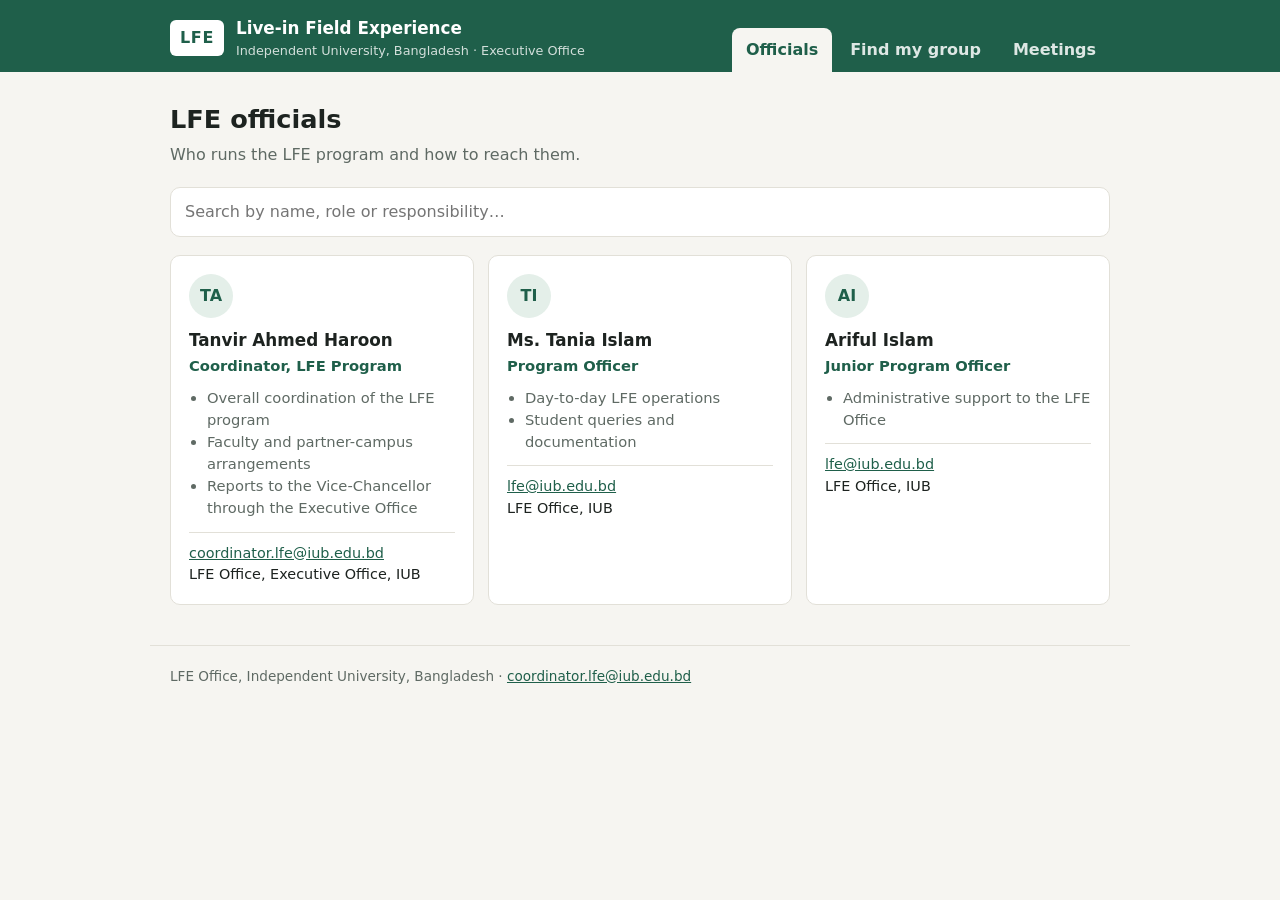
<file: index.html>
<!DOCTYPE html>
<html lang="en">
<head>
  <meta charset="UTF-8">
  <meta name="viewport" content="width=device-width, initial-scale=1">
  <title>LFE Office · IUB</title>
  <link rel="stylesheet" href="style.css">
</head>
<body>
  <header class="top">
    <div class="wrap top-inner">
      <div class="brand">
        <span class="mark">LFE</span>
        <div>
          <div class="brand-title">Live-in Field Experience</div>
          <div class="brand-sub">Independent University, Bangladesh · Executive Office</div>
        </div>
      </div>
      <nav class="tabs" role="tablist">
        <button role="tab" data-tab="officials" aria-selected="true">Officials</button>
        <button role="tab" data-tab="groups" aria-selected="false">Find my group</button>
        <a class="tablink" href="meetings.html">Meetings</a>
      </nav>
    </div>
  </header>

  <main class="wrap">
    <!-- OFFICIALS -->
    <section id="officials" class="panel" role="tabpanel">
      <div class="panel-head">
        <h1>LFE officials</h1>
        <p class="lede">Who runs the LFE program and how to reach them.</p>
      </div>
      <input id="official-search" class="search" type="search" placeholder="Search by name, role or responsibility…" aria-label="Search officials">
      <div id="official-list" class="cards"></div>
    </section>

    <!-- GROUP FINDER -->
    <section id="groups" class="panel" role="tabpanel" hidden>
      <div class="panel-head">
        <h1>Find my LFE group</h1>
        <p class="lede">Enter your IUB student ID to see your section, group, partner campus and field dates.</p>
      </div>
      <form id="group-form" class="finder">
        <input id="student-id" type="text" inputmode="numeric" placeholder="e.g. 2210123" aria-label="Student ID" autocomplete="off" required>
        <button type="submit">Look up</button>
      </form>
      <div id="group-result" aria-live="polite"></div>
      <p id="semester-note" class="note"></p>
    </section>
  </main>

  <footer class="wrap foot">
    LFE Office, Independent University, Bangladesh · <a href="mailto:coordinator.lfe@iub.edu.bd">coordinator.lfe@iub.edu.bd</a>
  </footer>

  <script src="app.js"></script>
</body>
</html>
</file>
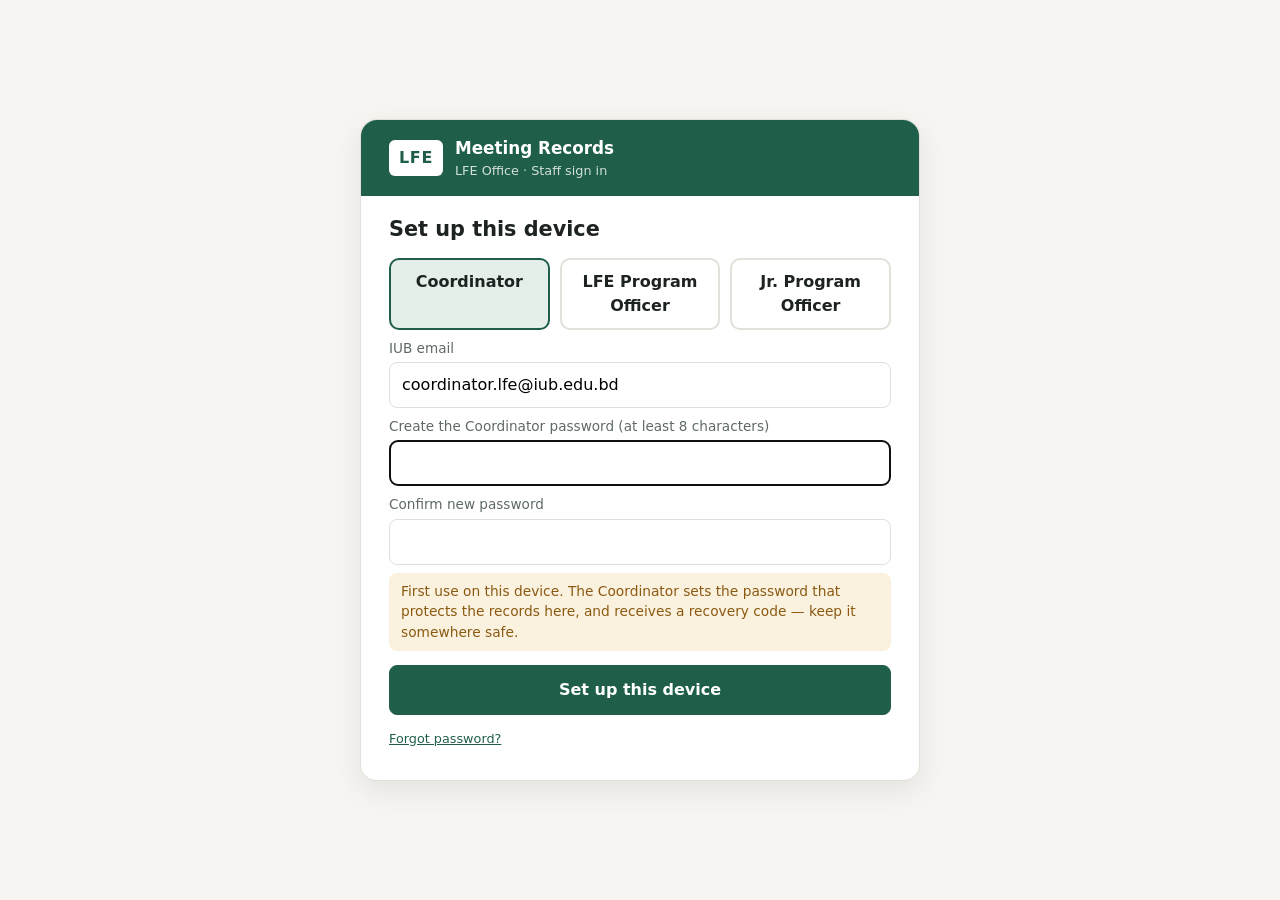
<file: meetings.html>
<!DOCTYPE html>
<html lang="en">
<head>
  <meta charset="UTF-8">
  <meta name="viewport" content="width=device-width, initial-scale=1, viewport-fit=cover">
  <meta name="robots" content="noindex">
  <meta name="theme-color" content="#1f5f4a">
  <meta name="apple-mobile-web-app-capable" content="yes">
  <meta name="mobile-web-app-capable" content="yes">
  <meta name="apple-mobile-web-app-status-bar-style" content="black-translucent">
  <meta name="apple-mobile-web-app-title" content="LFE Meetings">
  <link rel="manifest" href="manifest.webmanifest">
  <link rel="icon" type="image/png" sizes="32x32" href="icons/favicon-32.png">
  <link rel="apple-touch-icon" href="icons/apple-touch-icon.png">
  <title>LFE Meetings · Staff</title>
  <link rel="stylesheet" href="style.css">
  <link rel="stylesheet" href="meetings.css">
</head>
<body class="locked">
  <header class="top">
    <div class="wrap top-inner">
      <div class="brand">
        <span class="mark">LFE</span>
        <div>
          <div class="brand-title">Meeting Records</div>
          <div class="brand-sub">LFE Office · Staff only</div>
        </div>
      </div>
      <nav class="tabs">
        <a class="tablink" href="index.html">← LFE home</a>
        <button data-view="list" aria-selected="true">All meetings</button>
        <button data-view="new" aria-selected="false">+ New meeting</button>
      </nav>
    </div>
    <div class="wrap userbar" id="userbar">
      <span id="who-am-i"></span>
      <span class="spacer"></span>
      <button class="linkbtn" id="users-btn" hidden>👥 Users</button>
      <button class="linkbtn" id="mypw-btn">Change password</button>
      <button class="linkbtn" id="logout-btn">Sign out</button>
    </div>
  </header>

  <!-- ============ SIGN IN ============ -->
  <div id="login" class="login">
    <form class="login-card" id="login-form" novalidate>
      <div class="brand login-brand"><span class="mark">LFE</span>
        <div><div class="brand-title">Meeting Records</div><div class="brand-sub">LFE Office · Staff sign in</div></div>
      </div>
      <h1 id="login-title">Sign in</h1>
      <div class="choice-grid login-roles" id="login-role">
        <label class="choice"><input type="radio" name="loginRole" value="LFE Coordinator" checked><span><b>Coordinator</b></span></label>
        <label class="choice"><input type="radio" name="loginRole" value="LFE Program Officer"><span><b>LFE Program Officer</b></span></label>
        <label class="choice"><input type="radio" name="loginRole" value="LFE Jr. Program Officer"><span><b>Jr. Program Officer</b></span></label>
      </div>
      <label class="field" id="rc-wrap" hidden><span>Recovery code</span><input name="rcode" autocomplete="off" autocapitalize="characters" placeholder="XXXXX-XXXXX-XXXXX-XXXXX"></label>
      <label class="field"><span>IUB email</span><input name="email" type="email" autocomplete="username" required></label>
      <label class="field"><span id="pw-label">Password</span><input name="password" type="password" autocomplete="current-password" required></label>
      <label class="field" id="pw2-wrap" hidden><span>Confirm new password</span><input name="password2" type="password" autocomplete="new-password"></label>
      <p class="hint warn" id="login-note"></p>
      <div class="hint" id="login-msg"></div>
      <button class="btn login-go" type="submit" id="login-go">Sign in</button>
      <p class="hint small login-links"><a href="#" id="forgot">Forgot password?</a><a href="#" id="login-back" hidden>← Back to sign in</a></p>
    </form>
  </div>

  <!-- ============ USERS (Coordinator only) ============ -->
  <div id="users-sheet" class="sheet center" hidden>
    <div class="sheet-card wide">
      <h2>Users &amp; emails</h2>
      <p class="hint warn" id="users-intro"></p>
      <div id="users-body"></div>
      <div class="wizard-nav"><span class="spacer"></span><button class="btn" id="users-close">Done</button></div>
    </div>
  </div>

  <!-- ============ CHANGE PASSWORD ============ -->
  <div id="pw-sheet" class="sheet center" hidden>
    <form class="sheet-card" id="pw-form" novalidate>
      <h2>Change password</h2>
      <label class="field"><span>Current password</span><input name="old" type="password" autocomplete="current-password"></label>
      <label class="field"><span>New password (at least 8 characters)</span><input name="new1" type="password" autocomplete="new-password"></label>
      <label class="field"><span>Confirm new password</span><input name="new2" type="password" autocomplete="new-password"></label>
      <div class="hint" id="pw-msg"></div>
      <div class="wizard-nav"><button class="btn ghost" type="button" id="pw-cancel">Cancel</button><span class="spacer"></span><button class="btn" type="submit">Save password</button></div>
    </form>
  </div>

  <main class="wrap">
    <!-- ============ LIST ============ -->
    <section id="view-list" class="panel">
      <div class="list-head">
        <div>
          <h1>Meetings</h1>
          <p class="lede">Records are encrypted and saved on this device only. Make a ⬇ Backup regularly.</p>
        </div>
        <div class="actions">
          <button class="btn ghost" id="install-btn" hidden>⬇ Install app</button>
          <button class="btn ghost" id="drive-btn" hidden>☁ Google Drive</button>
          <button class="btn ghost" id="drive-restore-btn" hidden>☁ Restore from Drive</button>
          <button class="btn ghost" id="backup-btn">⬇ Backup</button>
          <button class="btn ghost" id="restore-btn" hidden>⬆ Restore</button>
          <input type="file" id="restore-file" accept=".json,application/json" hidden>
          <button class="btn ghost" id="export-xlsx">Export all to Excel</button>
          <button class="btn" data-go="new">+ New meeting</button>
        </div>
      </div>
      <div class="filters">
        <input id="list-search" class="search" type="search" placeholder="Search name, ID, guardian…">
        <select id="list-cat" class="select">
          <option value="">All categories</option>
          <option value="A">A · Student / Guardian</option>
          <option value="B">B · Student (other)</option>
          <option value="C">C · Other</option>
          <option value="D">D · Monitor / SoD</option>
        </select>
      </div>
      <div id="backup-note" class="hint warn" hidden></div>
      <div id="stats" class="stats"></div>
      <div id="records"></div>
    </section>

    <!-- ============ NEW MEETING WIZARD ============ -->
    <section id="view-new" class="panel" hidden>
      <div id="edit-banner" class="hint warn" hidden></div>
      <ol class="stepper" id="stepper">
        <li data-step="0">Start</li>
        <li data-step="1">Meeting details</li>
        <li data-step="2">Follow-up &amp; referral</li>
        <li data-step="3">Outcome</li>
        <li data-step="4">Summary</li>
      </ol>

      <form id="mform" novalidate>
        <!-- STEP 0: who + category -->
        <div class="step" data-step="0">
          <h2>Who is conducting this meeting?</h2>
          <div class="choice-grid" id="conductor">
            <label class="choice"><input type="radio" name="conductedBy" value="LFE Coordinator" required>
              <span><b>LFE Coordinator</b><small>Tanvir Ahmed Haroon</small></span></label>
            <label class="choice"><input type="radio" name="conductedBy" value="LFE Program Officer">
              <span><b>LFE Program Officer</b><small>Ms. Tania Islam</small></span></label>
            <label class="choice"><input type="radio" name="conductedBy" value="LFE Jr. Program Officer">
              <span><b>LFE Jr. Program Officer</b><small>Ariful Islam</small></span></label>
          </div>

          <h2>Meeting category</h2>
          <div class="choice-grid four">
            <label class="choice"><input type="radio" name="category" value="A" required>
              <span><b>A · Student / Guardian</b><small>With or without parents; first or repeat meeting</small></span></label>
            <label class="choice"><input type="radio" name="category" value="B">
              <span><b>B · Student (other)</b><small>Attitude, code of conduct, ID card, other</small></span></label>
            <label class="choice"><input type="radio" name="category" value="C">
              <span><b>C · Other</b><small>Any other meeting</small></span></label>
            <label class="choice"><input type="radio" name="category" value="D">
              <span><b>D · Monitor / SoD</b><small>Form status; ID card, behaviour, document issues</small></span></label>
          </div>

          <div class="row2">
            <label class="field"><span>Meeting date</span><input type="date" name="date" required></label>
            <label class="field"><span>Time</span><input type="time" name="time"></label>
          </div>
        </div>

        <!-- STEP 1: details -->
        <div class="step" data-step="1" hidden>
          <!-- Student block (A, B, D) -->
          <fieldset class="box" data-show="A B D">
            <legend>Student</legend>
            <div class="row2">
              <label class="field"><span>Student name *</span><input name="s_name" data-req="A B D"></label>
              <label class="field"><span>Student ID *</span><input name="s_id" inputmode="numeric" data-req="A B D"></label>
            </div>
            <div class="row2">
              <label class="field"><span>Major</span><select name="s_major" class="select full"><option value="">— Select major —</option></select></label>
              <label class="field" data-show="A D"><span>School</span><select name="s_school" class="select full"><option value="">— Select school —</option></select></label>
            </div>
            <div class="row2" data-show="A B">
              <label class="field"><span>Phone number</span><input name="s_phone" type="tel"></label>
              <label class="field" data-show="A"><span>Advisor name</span><input name="s_advisor"></label>
            </div>
            <div id="history-hint" class="hint" hidden></div>
          </fieldset>

          <!-- Category D: Monitor / SoD -->
          <fieldset class="box" data-show="D">
            <legend>Form</legend>
            <div class="seg" id="form-status">
              <label><input type="radio" name="formStatus" value="Form taken"><span>Form taken</span></label>
              <label><input type="radio" name="formStatus" value="Form submitted"><span>Form submitted</span></label>
              <label><input type="radio" name="formStatus" value="Still pending"><span>Still pending</span></label>
            </div>
          </fieldset>
          <fieldset class="box" data-show="D">
            <legend>Issues</legend>
            <div class="issues">
              <label><input type="checkbox" name="issues" value="No ID card"> <b>1.</b> No ID card</label>
              <label><input type="checkbox" name="issues" value="ID card swapped" id="swap-cb"> <b>2.</b> ID card swapped</label>
              <div class="medsub" id="swap-block" hidden>
                <div class="row2">
                  <label class="field"><span>This student's ID</span><input id="swap-own" disabled></label>
                  <label class="field"><span>Other student's ID *</span><input name="swapId" inputmode="numeric"></label>
                </div>
              </div>
              <label><input type="checkbox" name="issues" value="Behaviour issues"> <b>3.</b> Behaviour issues</label>
              <label><input type="checkbox" name="issues" value="Rude"> <b>4.</b> Rude</label>
              <label><input type="checkbox" name="issues" value="False document"> <b>5.</b> False document</label>
              <label><input type="checkbox" name="issues" value="Forgery document"> <b>6.</b> Forgery document</label>
              <label><input type="checkbox" name="issues" value="Impostor"> <b>7.</b> Impostor</label>
              <label><input type="checkbox" name="issues" value="Threatening behaviour"> <b>8.</b> Threatening behaviour</label>
            </div>
          </fieldset>

          <!-- Category A: meeting no. + guardian -->
          <fieldset class="box" data-show="A">
            <legend>Meeting type</legend>
            <div class="seg">
              <label><input type="radio" name="meetingNo" value="First meeting" checked><span>First meeting</span></label>
              <label><input type="radio" name="meetingNo" value="Follow-up meeting"><span>Follow-up meeting</span></label>
            </div>
            <div class="seg">
              <label><input type="radio" name="withGuardian" value="no" checked><span>Without guardian</span></label>
              <label><input type="radio" name="withGuardian" value="yes"><span>With guardian / parent</span></label>
            </div>
            <div id="guardian-block" hidden>
              <div class="row3">
                <label class="field"><span>Guardian name *</span><input name="g_name"></label>
                <label class="field"><span>Relation</span><input name="g_relation" list="relations" placeholder="Father, Mother…"></label>
                <label class="field"><span>Guardian phone</span><input name="g_phone" type="tel"></label>
              </div>
            </div>
            <datalist id="relations"><option value="Father"><option value="Mother"><option value="Brother"><option value="Sister"><option value="Uncle"><option value="Aunt"><option value="Local guardian"></datalist>
          </fieldset>

          <!-- Category B: reasons -->
          <fieldset class="box" data-show="B">
            <legend>Cause / reason</legend>
            <div class="checks">
              <label><input type="checkbox" name="reasons" value="Attitude"> Attitude</label>
              <label><input type="checkbox" name="reasons" value="Code of Conduct"> Code of Conduct</label>
              <label><input type="checkbox" name="reasons" value="ID card"> ID card</label>
              <label><input type="checkbox" name="reasons" value="Other" id="reason-other-cb"> Other</label>
            </div>
            <label class="field" id="reason-other" hidden><span>Other reason</span><input name="reasonOther"></label>
          </fieldset>

          <!-- Category C -->
          <fieldset class="box" data-show="C">
            <legend>Meeting</legend>
            <label class="field"><span>Meeting title *</span><input name="c_title" data-req="C"></label>
            <label class="field"><span>Participants</span><input name="c_participants" placeholder="Names / offices present"></label>
          </fieldset>

          <fieldset class="box">
            <legend>Comments from LFE official</legend>
            <textarea name="comments" rows="5" placeholder="What was discussed, what the student / guardian said, any undertaking given…"></textarea>
          </fieldset>
        </div>

        <!-- STEP 2: follow-up, referral, audio -->
        <div class="step" data-step="2" hidden>
          <fieldset class="box">
            <legend>Follow-up</legend>
            <label class="field narrow"><span>Follow-up date</span><input type="date" name="followDate"></label>
            <label class="field"><span>Suggestions for follow-up</span>
              <textarea name="followSuggestions" rows="3"></textarea></label>
          </fieldset>

          <fieldset class="box">
            <legend>Referral to another office</legend>
            <div class="checks">
              <label><input type="checkbox" name="referrals" value="Proctor"> Proctor</label>
              <label><input type="checkbox" name="referrals" value="DoSA"> DoSA</label>
              <label><input type="checkbox" name="referrals" value="Gender & Sexual Harassment (via Proctor)"> Gender &amp; Sexual Harassment (via Proctor)</label>
              <label><input type="checkbox" name="referrals" value="Other" id="ref-other-cb"> Other</label>
            </div>
            <label class="field" id="ref-other" hidden><span>Other office</span><input name="referralOther"></label>
            <label class="field"><span>Referral note</span><input name="referralNote" placeholder="Reference no., date sent, contact person…"></label>
          </fieldset>

          <fieldset class="box">
            <legend>Audio recording</legend>
            <p class="hint">Inform everyone present before recording.</p>
            <div class="audio-bar">
              <button type="button" class="btn rec" id="rec-btn">● Start recording</button>
              <span id="rec-time" class="rec-time"></span>
              <span class="or">or</span>
              <label class="btn ghost file-btn">Upload audio file<input type="file" id="audio-file" accept="audio/*" hidden></label>
            </div>
            <div id="audio-preview"></div>
            <label class="consent"><input type="checkbox" name="audioConsent" value="yes" id="consent-cb">
              Everyone present was told about the recording and agreed to it (required when audio is attached)</label>
          </fieldset>
        </div>

        <!-- STEP 3: outcome (before closing the meeting) -->
        <div class="step" data-step="3" hidden>
          <h2>Before closing the meeting</h2>
          <p class="hint">Tick everything that applies. Leave all unticked if none.</p>
          <fieldset class="box outcome">
            <legend>Outcome</legend>
            <label class="ocheck"><input type="checkbox" name="outcomes" value="More investigation needed"><span><b>A.</b> More investigation needed</span></label>

            <label class="ocheck"><input type="checkbox" name="outcomes" value="Medical issues" id="med-cb"><span><b>B.</b> Medical issues</span></label>
            <div class="medsub" id="med-block" hidden>
              <div class="radios">
                <label><input type="radio" name="medicalType" value="Psychological"> Psychological</label>
                <label><input type="radio" name="medicalType" value="Drug"> Drug</label>
                <label><input type="radio" name="medicalType" value="Both (psychological and drug)"> Both (psychological and drug)</label>
                <label><input type="radio" name="medicalType" value="Pregnancy"> Pregnancy</label>
                <label><input type="radio" name="medicalType" value="Physical disability"> Physical disability</label>
                <label><input type="radio" name="medicalType" value="Other"> Other</label>
              </div>
              <label class="field" id="med-other" hidden><span>Explain *</span><input name="medicalOther"></label>
            </div>

            <label class="ocheck"><input type="checkbox" name="outcomes" value="Disciplinary issues"><span><b>C.</b> Disciplinary issues</span></label>
            <label class="ocheck"><input type="checkbox" name="outcomes" value="Proctorial issues"><span><b>D.</b> Proctorial issues</span></label>
          </fieldset>
          <fieldset class="box">
            <legend>Outcome note</legend>
            <textarea name="outcomeNote" rows="3" placeholder="Optional: anything to add about the outcome"></textarea>
          </fieldset>
        </div>

        <!-- STEP 4: summary -->
        <div class="step" data-step="4" hidden>
          <div id="summary"></div>
        </div>

        <div class="wizard-nav">
          <button type="button" class="btn ghost" id="back">← Back</button>
          <span class="spacer"></span>
          <button type="button" class="btn" id="next">Next →</button>
          <button type="button" class="btn ghost" id="pdf-btn" hidden>Download PDF</button>
          <button type="button" class="btn" id="save" hidden>Save meeting</button>
        </div>
      </form>
    </section>

    <!-- ============ VIEW ONE RECORD ============ -->
    <section id="view-record" class="panel" hidden>
      <button class="btn ghost" data-go="list">← All meetings</button>
      <div id="record-body"></div>
      <div class="wizard-nav">
        <button class="btn danger ghost" id="rec-delete">Delete</button>
        <span class="spacer"></span>
        <button class="btn ghost" id="rec-edit">Edit</button>
        <button class="btn ghost" id="rec-done" hidden>✓ Mark follow-up done</button>
        <button class="btn ghost" id="rec-followup">Start follow-up meeting</button>
        <button class="btn" id="rec-pdf">Download PDF</button>
      </div>
    </section>
  </main>

  <div id="ios-help" class="sheet" hidden>
    <div class="sheet-card">
      <h2>Install on iPhone / iPad</h2>
      <ol>
        <li>Open this page in <b>Safari</b>.</li>
        <li>Tap the <b>Share</b> button (square with an arrow).</li>
        <li>Scroll down and tap <b>Add to Home Screen</b>, then <b>Add</b>.</li>
      </ol>
      <p class="hint">The app then opens from its LFE icon, full screen, and works offline.</p>
      <button class="btn" id="ios-help-close">OK</button>
    </div>
  </div>
  <!-- ============ RECOVERY CODE ============ -->
  <div id="rc-sheet" class="sheet center top-sheet" hidden>
    <div class="sheet-card">
      <h2>Coordinator recovery code</h2>
      <p>If the Coordinator password is forgotten, this code is the <b>only</b> way to open the records on this device. Write it down and keep it somewhere safe and private.</p>
      <p class="rc-code" id="rc-code"></p>
      <p class="hint">It is shown only now. You can make a new one later in 👥 Users.</p>
      <div class="wizard-nav"><span class="spacer"></span><button class="btn" id="rc-ok">I have written it down</button></div>
    </div>
  </div>

  <!-- ============ BACKUP / RESTORE ============ -->
  <div id="bk-sheet" class="sheet center" hidden>
    <form class="sheet-card" id="bk-form" novalidate>
      <h2 id="bk-title">Backup</h2>
      <p class="hint" id="bk-intro"></p>
      <label class="field"><span>Backup password</span><input name="bpw" type="password" autocomplete="off"></label>
      <label class="field" id="bk2-wrap"><span>Confirm backup password</span><input name="bpw2" type="password" autocomplete="off"></label>
      <div class="hint" id="bk-msg"></div>
      <div class="wizard-nav"><button class="btn ghost" type="button" id="bk-cancel">Cancel</button><span class="spacer"></span><button class="btn" type="submit" id="bk-go">Create backup</button></div>
    </form>
  </div>

  <!-- ============ RESTORE FROM GOOGLE DRIVE ============ -->
  <div id="drive-sheet" class="sheet center" hidden>
    <div class="sheet-card wide">
      <h2>Restore from Google Drive</h2>
      <p class="hint">Backups in the “LFE Meeting Backups” folder of your Google Drive, newest first. Choose one.</p>
      <div id="drive-list"></div>
      <div class="wizard-nav"><span class="spacer"></span><button class="btn ghost" id="drive-close">Cancel</button></div>
    </div>
  </div>

  <div id="print-area"></div>
  <div id="toast" class="toast" hidden></div>

  <script src="vendor/jspdf.umd.min.js"></script>
  <script src="vendor/xlsx.full.min.js"></script>
  <script src="meetings.js"></script>
</body>
</html>
</file>
<file: style.css>
:root {
  --bg: #f6f5f1;
  --card: #ffffff;
  --ink: #1d2320;
  --muted: #5f6a64;
  --line: #e2e0d8;
  --accent: #1f5f4a;
  --accent-soft: #e4efe9;
  --warn: #8a5a12;
  --warn-soft: #fbf1df;
  --radius: 10px;
}
* { box-sizing: border-box; }
body {
  margin: 0;
  font-family: system-ui, -apple-system, "Segoe UI", Roboto, sans-serif;
  background: var(--bg);
  color: var(--ink);
  line-height: 1.5;
}
.wrap { max-width: 980px; margin: 0 auto; padding: 0 20px; }

/* header */
.top { background: var(--accent); color: #fff; }
.top-inner { display: flex; flex-wrap: wrap; align-items: center; justify-content: space-between; gap: 14px; padding-top: 16px; padding-bottom: 0; }
.brand { display: flex; align-items: center; gap: 12px; padding-bottom: 12px; }
.mark { background: #fff; color: var(--accent); font-weight: 800; letter-spacing: .04em; padding: 6px 10px; border-radius: 6px; }
.brand-title { font-weight: 650; font-size: 1.05rem; }
.brand-sub { font-size: .8rem; opacity: .8; }
.tabs { display: flex; gap: 4px; align-self: flex-end; }
.tabs button, .tabs .tablink {
  background: transparent; color: #fff; border: 0; font: inherit; font-weight: 550;
  padding: 10px 14px; border-radius: 8px 8px 0 0; cursor: pointer; opacity: .85; text-decoration: none;
}
.tabs button:hover, .tabs .tablink:hover { opacity: 1; background: rgba(255,255,255,.1); }
.tabs button[aria-selected="true"] { background: var(--bg); color: var(--accent); opacity: 1; }

/* panels */
.panel { padding: 28px 0 40px; }
.panel-head h1 { margin: 0 0 4px; font-size: 1.6rem; }
.lede { margin: 0 0 20px; color: var(--muted); }
.sub { font-size: 1rem; text-transform: uppercase; letter-spacing: .06em; color: var(--muted); margin: 28px 0 10px; }

.search, .finder input {
  width: 100%; font: inherit; padding: 12px 14px; border: 1px solid var(--line);
  border-radius: var(--radius); background: var(--card); margin-bottom: 18px;
}
.search:focus, .finder input:focus { outline: 2px solid var(--accent); outline-offset: 1px; }

/* officials */
.cards { display: grid; grid-template-columns: repeat(auto-fill, minmax(280px, 1fr)); gap: 14px; }
.card { background: var(--card); border: 1px solid var(--line); border-radius: var(--radius); padding: 18px; }
.card .avatar {
  width: 44px; height: 44px; border-radius: 50%; background: var(--accent-soft); color: var(--accent);
  display: grid; place-items: center; font-weight: 700; margin-bottom: 10px;
}
.card h3 { margin: 0; font-size: 1.05rem; }
.card .role { color: var(--accent); font-weight: 600; font-size: .92rem; margin: 2px 0 10px; }
.card ul { margin: 0 0 12px; padding-left: 18px; color: var(--muted); font-size: .92rem; }
.card .contact { font-size: .9rem; border-top: 1px solid var(--line); padding-top: 10px; }
.card .contact a { color: var(--accent); }
.empty { color: var(--muted); padding: 20px 0; }

/* finder */
.finder { display: flex; gap: 10px; }
.finder input { margin-bottom: 0; }
.finder button {
  font: inherit; font-weight: 600; background: var(--accent); color: #fff; border: 0;
  border-radius: var(--radius); padding: 0 22px; cursor: pointer; white-space: nowrap;
}
.finder button:hover { filter: brightness(1.1); }
#group-result { margin-top: 18px; }
.result { background: var(--card); border: 1px solid var(--line); border-left: 4px solid var(--accent); border-radius: var(--radius); padding: 18px 20px; }
.result h3 { margin: 0 0 12px; }
.result dl { display: grid; grid-template-columns: 150px 1fr; gap: 6px 12px; margin: 0; }
.result dt { color: var(--muted); }
.result dd { margin: 0; font-weight: 550; }
.result.miss { border-left-color: var(--warn); background: var(--warn-soft); }
.note { color: var(--muted); font-size: .88rem; margin-top: 16px; }

/* meetings */
.meetings { display: grid; gap: 12px; }
.meeting { background: var(--card); border: 1px solid var(--line); border-radius: var(--radius); padding: 16px 18px; display: grid; grid-template-columns: 74px 1fr; gap: 16px; }
.date-chip { text-align: center; background: var(--accent-soft); color: var(--accent); border-radius: 8px; padding: 8px 4px; height: fit-content; }
.date-chip .d { font-size: 1.5rem; font-weight: 750; line-height: 1; }
.date-chip .m { font-size: .78rem; text-transform: uppercase; letter-spacing: .05em; }
.meeting h3 { margin: 0 0 2px; font-size: 1.02rem; }
.meeting .meta { color: var(--muted); font-size: .88rem; margin-bottom: 8px; }
.meeting h4 { margin: 8px 0 2px; font-size: .82rem; text-transform: uppercase; letter-spacing: .05em; color: var(--muted); }
.meeting ul { margin: 0; padding-left: 18px; font-size: .93rem; }
.meeting.past .date-chip { background: #eceae4; color: var(--muted); }

.foot { color: var(--muted); font-size: .85rem; padding-top: 20px; padding-bottom: 30px; border-top: 1px solid var(--line); }
.foot a { color: var(--accent); }

@media (max-width: 600px) {
  .tabs { width: 100%; }
  .tabs button, .tabs .tablink { flex: 1; padding: 10px 6px; font-size: .9rem; }
  .result dl { grid-template-columns: 1fr; }
  .result dd { margin-bottom: 6px; }
  .meeting { grid-template-columns: 1fr; }
  .date-chip { width: 74px; }
}
</file>
<file: meetings.css>
[hidden] { display: none !important; }
h2 { font-size: 1.1rem; margin: 22px 0 10px; }
.btn {
  font: inherit; font-weight: 600; background: var(--accent); color: #fff; border: 1px solid var(--accent);
  border-radius: 8px; padding: 9px 16px; cursor: pointer; white-space: nowrap; display: inline-flex; align-items: center; gap: 6px;
}
.btn:hover { filter: brightness(1.08); }
.btn.ghost { background: var(--card); color: var(--accent); border-color: var(--line); }
.btn.danger { color: #a3261b; }
.btn.rec { background: #b3261e; border-color: #b3261e; }
.btn.rec.on { animation: pulse 1.2s infinite; }
@keyframes pulse { 50% { opacity: .65; } }

.list-head { display: flex; justify-content: space-between; align-items: flex-end; gap: 16px; flex-wrap: wrap; }
.actions { display: flex; gap: 8px; margin-bottom: 20px; }
.filters { display: flex; gap: 10px; flex-wrap: wrap; }
.filters .search { flex: 1 1 260px; width: auto; }
.filters .search { margin-bottom: 14px; }
.select, .field input, .field textarea, .box textarea {
  font: inherit; padding: 10px 12px; border: 1px solid var(--line); border-radius: 8px; background: #fff; width: 100%;
}
.select { width: auto; height: 47px; }
.stats { display: flex; gap: 10px; flex-wrap: wrap; margin-bottom: 14px; }
.stat { background: var(--card); border: 1px solid var(--line); border-radius: 8px; padding: 8px 14px; font-size: .9rem; color: var(--muted); }
.stat b { color: var(--ink); font-size: 1.1rem; margin-right: 4px; }

/* records table */
.rtable { width: 100%; border-collapse: collapse; background: var(--card); border: 1px solid var(--line); border-radius: var(--radius); overflow: hidden; }
.rtable th, .rtable td { text-align: left; padding: 10px 12px; border-bottom: 1px solid var(--line); font-size: .92rem; vertical-align: top; }
.rtable th { background: #faf9f6; color: var(--muted); font-weight: 600; font-size: .8rem; text-transform: uppercase; letter-spacing: .04em; }
.rtable tr.click { cursor: pointer; }
.rtable tr.click:hover td { background: var(--accent-soft); }
.tag { display: inline-block; font-size: .75rem; font-weight: 700; padding: 2px 8px; border-radius: 99px; background: var(--accent-soft); color: var(--accent); }
.tag.B { background: #f6ebdc; color: #8a5a12; }
.tag.C { background: #e8e8f3; color: #3f3f78; }
.pill { display: inline-block; font-size: .75rem; padding: 1px 7px; border-radius: 99px; background: #eceae4; color: var(--muted); margin: 1px 2px 1px 0; }
.pill.ref { background: #fde8e6; color: #a3261b; }

/* stepper */
.stepper { list-style: none; display: flex; padding: 0; margin: 0 0 22px; counter-reset: s; gap: 6px; }
.stepper li { flex: 1; counter-increment: s; font-size: .88rem; color: var(--muted); padding-top: 10px; border-top: 4px solid var(--line); }
.stepper li::before { content: counter(s) ". "; font-weight: 700; }
.stepper li.done { border-color: #8fb8a7; color: var(--ink); }
.stepper li.active { border-color: var(--accent); color: var(--accent); font-weight: 650; }

/* choices */
.choice-grid { display: grid; grid-template-columns: repeat(3, 1fr); gap: 10px; }
.choice { position: relative; display: block; cursor: pointer; }
.choice input { position: absolute; opacity: 0; }
.choice span { display: block; background: var(--card); border: 2px solid var(--line); border-radius: var(--radius); padding: 14px 16px; height: 100%; }
.choice b { display: block; }
.choice small { color: var(--muted); }
.choice input:checked + span { border-color: var(--accent); background: var(--accent-soft); }
.choice input:focus-visible + span { outline: 2px solid var(--accent); outline-offset: 2px; }

.box { border: 1px solid var(--line); background: var(--card); border-radius: var(--radius); padding: 14px 18px 16px; margin: 0 0 16px; }
.box legend { font-weight: 700; padding: 0 6px; color: var(--accent); }
.field { display: block; margin: 8px 0; }
.field > span { display: block; font-size: .85rem; color: var(--muted); margin-bottom: 4px; }
.field.narrow { max-width: 240px; }
.row2 { display: grid; grid-template-columns: 1fr 1fr; gap: 0 14px; }
.row3 { display: grid; grid-template-columns: 1.4fr 1fr 1fr; gap: 0 14px; }
.seg { display: inline-flex; border: 1px solid var(--line); border-radius: 8px; overflow: hidden; margin: 6px 12px 6px 0; }
.seg label { cursor: pointer; }
.seg input { position: absolute; opacity: 0; }
.seg span { display: block; padding: 8px 14px; font-size: .92rem; }
.seg input:checked + span { background: var(--accent); color: #fff; }
.checks { display: flex; flex-wrap: wrap; gap: 8px 22px; margin: 6px 0; }
.checks label { display: flex; align-items: center; gap: 6px; cursor: pointer; }
.checks input { width: 18px; height: 18px; accent-color: var(--accent); }
.hint { font-size: .86rem; color: var(--muted); margin: 6px 0; }
.hint.warn { color: #8a5a12; background: var(--warn-soft); padding: 8px 12px; border-radius: 8px; }
.invalid { border-color: #b3261e !important; background: #fff6f5 !important; }
.error-msg { color: #b3261e; font-size: .9rem; margin-top: 8px; }

.audio-bar { display: flex; align-items: center; gap: 12px; flex-wrap: wrap; }
.rec-time { font-variant-numeric: tabular-nums; color: #b3261e; font-weight: 600; }
.or { color: var(--muted); }
.file-btn { cursor: pointer; }
#audio-preview audio { margin-top: 12px; width: 100%; }

.wizard-nav { display: flex; gap: 8px; align-items: center; margin-top: 20px; padding-top: 16px; border-top: 1px solid var(--line); }
.spacer { flex: 1; }

/* summary */
.sum { background: var(--card); border: 1px solid var(--line); border-radius: var(--radius); padding: 22px 26px; }
.sum h2 { margin: 0 0 4px; }
.sum .meta { color: var(--muted); font-size: .9rem; margin-bottom: 14px; }
.sum .narrative { background: var(--accent-soft); border-radius: 8px; padding: 12px 16px; margin: 0 0 16px; }
.sum h3 { font-size: .8rem; text-transform: uppercase; letter-spacing: .06em; color: var(--muted); margin: 18px 0 6px; }
.sum dl { display: grid; grid-template-columns: 170px 1fr; gap: 4px 14px; margin: 0; }
.sum dt { color: var(--muted); }
.sum dd { margin: 0; white-space: pre-wrap; }
.sum audio { width: 100%; margin-top: 4px; }

@media (max-width: 700px) {
  .choice-grid, .row2, .row3 { grid-template-columns: 1fr; }
  .sum dl { grid-template-columns: 1fr; }
  .rtable .hide-sm { display: none; }
  .stepper li { font-size: 0; } .stepper li::before { font-size: .9rem; }
}

/* outcome step */
.ocheck { display: flex; align-items: center; gap: 10px; padding: 10px 4px; border-bottom: 1px solid var(--line); cursor: pointer; }
.ocheck:last-of-type { border-bottom: 0; }
.ocheck input { width: 20px; height: 20px; accent-color: var(--accent); }
.medsub { margin: 0 0 6px 30px; padding: 10px 14px; background: #faf9f6; border-left: 3px solid var(--accent); border-radius: 0 8px 8px 0; }
.radios { display: grid; grid-template-columns: repeat(2, minmax(0, 1fr)); gap: 8px 20px; }
.radios label { display: flex; align-items: center; gap: 8px; cursor: pointer; }
.radios input { width: 17px; height: 17px; accent-color: var(--accent); }
.pill.out { background: #efe6f6; color: #5a2f7a; }
#edit-banner { margin-bottom: 14px; }
@media (max-width: 700px) { .radios { grid-template-columns: 1fr; } }

/* category D */
.choice-grid.four { grid-template-columns: repeat(4, 1fr); }
.select.full { width: 100%; height: 44px; }
.issues { display: grid; grid-template-columns: 1fr; }
.issues > label { display: flex; align-items: center; gap: 8px; padding: 8px 2px; border-bottom: 1px solid var(--line); cursor: pointer; }
.issues > label:last-child { border-bottom: 0; }
.issues input[type=checkbox] { width: 18px; height: 18px; accent-color: var(--accent); }
.issues .medsub { margin: 4px 0 6px 28px; }
.tag.D { background: #e1eef7; color: #1f4e79; }
.pill.iss { background: #fdecd9; color: #8a4a12; }
@media (max-width: 900px) { .choice-grid.four { grid-template-columns: 1fr 1fr; } }
@media (max-width: 700px) { .choice-grid.four { grid-template-columns: 1fr; } }

/* ===== app shell & phones ===== */
.top { padding-top: env(safe-area-inset-top); }
.toast {
  position: fixed; left: 50%; transform: translateX(-50%); bottom: calc(20px + env(safe-area-inset-bottom));
  background: #1d2320; color: #fff; padding: 10px 18px; border-radius: 99px; font-size: .92rem; z-index: 50;
  box-shadow: 0 6px 20px rgba(0,0,0,.2);
}
.sheet { position: fixed; inset: 0; background: rgba(0,0,0,.45); display: grid; place-items: end center; z-index: 60; padding: 16px; }
.sheet-card { background: #fff; border-radius: 16px; padding: 20px 22px calc(20px + env(safe-area-inset-bottom)); max-width: 460px; width: 100%; }
.sheet-card h2 { margin-top: 0; }
.sheet-card ol { padding-left: 20px; line-height: 1.8; }
.actions { flex-wrap: wrap; }

@media (max-width: 700px) {
  /* stop iPhone zooming into fields */
  input, select, textarea, .select, .field input, .field textarea, .box textarea { font-size: 16px; }
  .wrap { padding-left: 14px; padding-right: 14px; }
  .panel { padding-top: 18px; }
  .brand-sub { display: none; }
  .top-inner { padding-top: 10px; gap: 8px; }
  .brand { padding-bottom: 6px; }
  .tabs .tablink, .tabs button { font-size: .85rem; padding: 9px 6px; }
  .list-head h1 { font-size: 1.35rem; }
  .actions { width: 100%; }
  .actions .btn { flex: 1 1 auto; justify-content: center; }
  .box { padding: 12px 12px 14px; }
  .seg { display: flex; width: 100%; margin-right: 0; }
  .seg label { flex: 1; }
  .seg span { text-align: center; padding: 10px 6px; }
  .checks { flex-direction: column; gap: 10px; }
  .checks label, .issues > label, .ocheck { min-height: 40px; }
  /* sticky action bar at the bottom while filling in a meeting */
  .wizard-nav {
    position: sticky; bottom: 0; z-index: 10; background: var(--bg); flex-wrap: wrap;
    margin: 16px -14px 0; padding: 10px 14px calc(10px + env(safe-area-inset-bottom));
    box-shadow: 0 -4px 12px rgba(0,0,0,.06);
  }
  .wizard-nav .spacer { display: none; }
  .wizard-nav .btn { flex: 1 1 40%; justify-content: center; padding: 12px 10px; }
  .sum { padding: 16px; }
  .rtable th, .rtable td { padding: 9px 8px; }
}
html.standalone body { overscroll-behavior-y: none; }

/* ===== sign in & users ===== */
body.locked main, body.locked .tabs, body.locked .userbar { display: none !important; }
.login { position: fixed; inset: 0; z-index: 70; background: var(--bg); display: grid; place-items: center; padding: 16px; overflow: auto; }
.login-card { background: var(--card); border: 1px solid var(--line); border-radius: 16px; padding: 26px 28px; width: 100%; max-width: 560px; box-shadow: 0 10px 30px rgba(0,0,0,.08); }
.login-card h1 { font-size: 1.3rem; margin: 18px 0 12px; }
.login-brand { background: var(--accent); color: #fff; margin: -26px -28px 0; padding: 16px 28px; border-radius: 16px 16px 0 0; display: flex; gap: 12px; align-items: center; }
.login-roles { margin-bottom: 8px; }
.login-roles .choice span { padding: 10px 12px; text-align: center; }
.login-go { width: 100%; justify-content: center; margin-top: 8px; padding: 12px; }
.hint.err { color: #b3261e; }
.hint.small { font-size: .8rem; margin-top: 14px; }
.userbar { display: flex; align-items: center; gap: 6px; flex-wrap: wrap; font-size: .85rem; padding-top: 6px; padding-bottom: 6px; color: #fff; }
.userbar b { font-weight: 650; }
.linkbtn { font: inherit; background: rgba(255,255,255,.12); color: #fff; border: 0; border-radius: 6px; padding: 5px 10px; cursor: pointer; }
.linkbtn:hover { background: rgba(255,255,255,.22); }
.sheet.center { place-items: center; }
.sheet-card.wide { max-width: 620px; max-height: 90vh; overflow: auto; }
.urole { border: 1px solid var(--line); border-radius: var(--radius); padding: 12px 14px; margin: 12px 0; }
.urole h3 { margin: 0 0 8px; font-size: .95rem; color: var(--accent); }
.urow { display: flex; align-items: center; gap: 8px; padding: 6px 0; border-bottom: 1px solid var(--line); flex-wrap: wrap; }
.urow:last-of-type { border-bottom: 0; }
.urow .em { flex: 1 1 200px; word-break: break-all; }
.urow small { color: var(--muted); }
.btn.sm { padding: 5px 10px; font-size: .85rem; }
.uadd { display: flex; gap: 8px; margin-top: 8px; }
.uadd input { flex: 1; font: inherit; padding: 8px 10px; border: 1px solid var(--line); border-radius: 8px; }
.choice input:disabled + span { opacity: .45; cursor: not-allowed; }
@media (max-width: 700px) {
  .login-roles { grid-template-columns: 1fr; }
  .login-card { padding: 22px 18px; }
  .login-brand { margin: -22px -18px 0; padding: 14px 18px; }
}

/* ===== encryption, backup, follow-up, print ===== */
#login-note:empty, #backup-note:empty { display: none; }
.login-links { display: flex; justify-content: space-between; }
.login-links a { color: var(--accent); }
.top-sheet { z-index: 90; }
.rc-code { font: 700 1.35rem/1.4 ui-monospace, Menlo, Consolas, monospace; letter-spacing: .06em; text-align: center; background: var(--accent-soft); color: var(--accent); padding: 14px; border-radius: 10px; word-break: break-all; }
code.temp { font: 700 .95rem ui-monospace, Menlo, Consolas, monospace; background: var(--warn-soft); color: var(--warn); padding: 2px 6px; border-radius: 4px; }
.consent { display: flex; gap: 8px; align-items: flex-start; margin-top: 12px; font-size: .92rem; cursor: pointer; padding: 6px; border-radius: 8px; border: 1px solid transparent; }
.consent input { width: 18px; height: 18px; margin-top: 2px; accent-color: var(--accent); }
.stat.alert { border-color: #e7b4ae; background: #fff6f5; }
.stat.alert b { color: #b3261e; }
.fu.overdue { color: #b3261e; font-weight: 600; }
.fu.done { color: var(--muted); text-decoration: line-through; }
#backup-note { margin: 0 0 12px; }
#print-area { display: none; }
@media print {
  body.printing > *:not(#print-area) { display: none !important; }
  body.printing #print-area { display: block; }
  body.printing { background: #fff; }
  #print-area .sum { border: 0; padding: 0; }
  #print-area audio { display: none; }
  .print-head { display: flex; justify-content: space-between; border-bottom: 3px solid #1f5f4a; padding-bottom: 8px; margin-bottom: 14px; color: #1f5f4a; }
  .print-sign { display: flex; justify-content: space-between; margin-top: 60px; }
  .print-sign div { border-top: 1px solid #888; width: 200px; padding-top: 6px; font-size: .9rem; color: #444; }
}

/* users window: set up email + password */
.uadd { flex-direction: column; align-items: stretch; background: #faf9f6; border-radius: 8px; padding: 10px; }
.uadd b { font-size: .85rem; color: var(--muted); font-weight: 600; }
.uadd input, .uset input.upw { font: inherit; padding: 8px 10px; border: 1px solid var(--line); border-radius: 8px; }
.uset { flex: 1 1 100%; display: flex; flex-direction: column; gap: 6px; background: #faf9f6; padding: 8px; border-radius: 8px; }
.umust { display: flex; align-items: center; gap: 6px; font-size: .85rem; color: var(--muted); cursor: pointer; }
.umust input { width: 16px; height: 16px; accent-color: var(--accent); }
.uadd .btn, .uset .btn { align-self: flex-start; }

/* google drive */
#drive-list { display: flex; flex-direction: column; gap: 8px; margin: 10px 0; }
.drive-file { font: inherit; text-align: left; background: var(--card); border: 1px solid var(--line); border-radius: 8px; padding: 10px 12px; cursor: pointer; display: flex; flex-direction: column; gap: 2px; }
.drive-file:hover { border-color: var(--accent); background: var(--accent-soft); }
.drive-file small { color: var(--muted); }
</file>
